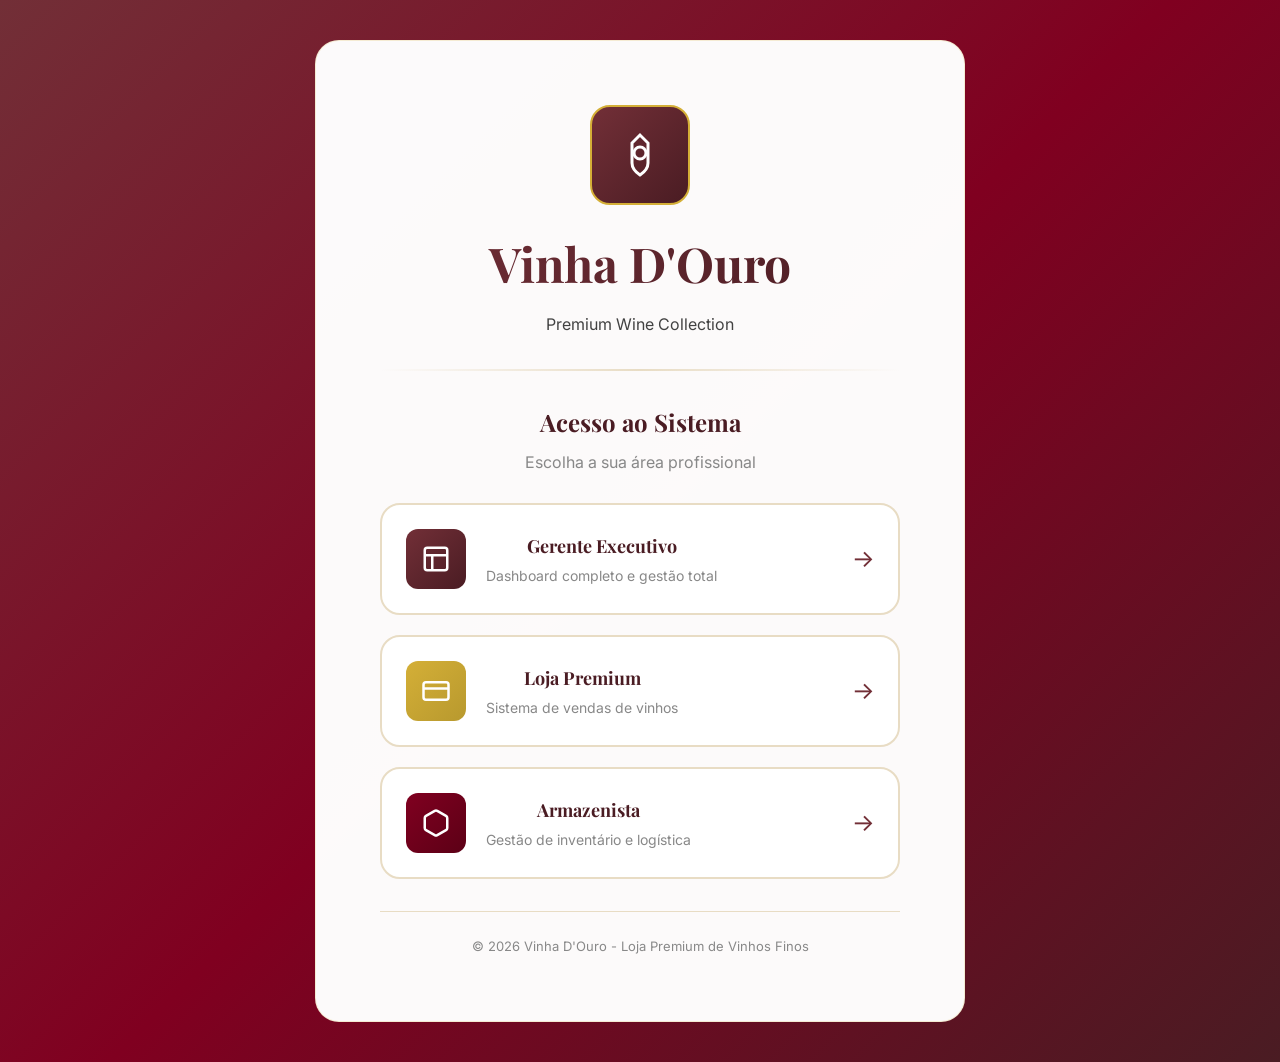
<file: index.html>
<!DOCTYPE html>
<html lang="pt">
<head>
    <meta charset="UTF-8">
    <meta name="viewport" content="width=device-width, initial-scale=1.0">
    <title>Vinha D'Ouro - Login</title>
    <link rel="stylesheet" href="style.css">
</head>
<body>
    <div class="login-container">
        <div class="login-content">
            <div class="brand-icon">
                <svg viewBox="0 0 24 24" fill="none" stroke="currentColor" stroke-width="1.5">
                    <path d="M12 2L8 6v10c0 2 1 4 4 6 3-2 4-4 4-6V6l-4-4z"/>
                    <circle cx="12" cy="11" r="3"/>
                </svg>
            </div>
            <h1 class="brand-name">Vinha D'Ouro</h1>
            <p class="brand-tagline">Premium Wine Collection</p>
            
            <div class="login-divider"></div>
            
            <h2 class="section-title">Acesso ao Sistema</h2>
            <p class="section-subtitle">Escolha a sua área profissional</p>
            
            <div class="role-cards">
                <a href="gerente.html" class="role-card">
                    <div class="role-card-icon gerente-gradient">
                        <svg viewBox="0 0 24 24" fill="none" stroke="currentColor" stroke-width="2">
                            <rect x="3" y="3" width="18" height="18" rx="2"/>
                            <path d="M3 9h18M9 21V9"/>
                        </svg>
                    </div>
                    <div class="role-card-text">
                        <h3>Gerente Executivo</h3>
                        <p>Dashboard completo e gestão total</p>
                    </div>
                    <div class="role-card-arrow">→</div>
                </a>
                
                <a href="loja.html" class="role-card">
                    <div class="role-card-icon funcionario-gradient">
                        <svg viewBox="0 0 24 24" fill="none" stroke="currentColor" stroke-width="2">
                            <rect x="2" y="5" width="20" height="14" rx="2"/>
                            <path d="M2 10h20"/>
                        </svg>
                    </div>
                    <div class="role-card-text">
                        <h3>Loja Premium</h3>
                        <p>Sistema de vendas de vinhos</p>
                    </div>
                    <div class="role-card-arrow">→</div>
                </a>
                
                <a href="stock.html" class="role-card">
                    <div class="role-card-icon armazenista-gradient">
                        <svg viewBox="0 0 24 24" fill="none" stroke="currentColor" stroke-width="2">
                            <path d="M21 16V8a2 2 0 0 0-1-1.73l-7-4a2 2 0 0 0-2 0l-7 4A2 2 0 0 0 3 8v8a2 2 0 0 0 1 1.73l7 4a2 2 0 0 0 2 0l7-4A2 2 0 0 0 21 16z"/>
                        </svg>
                    </div>
                    <div class="role-card-text">
                        <h3>Armazenista</h3>
                        <p>Gestão de inventário e logística</p>
                    </div>
                    <div class="role-card-arrow">→</div>
                </a>
            </div>
            
            <div class="login-footer">
                <p>© 2026 Vinha D'Ouro - Loja Premium de Vinhos Finos</p>
            </div>
        </div>
    </div>
</body>
</html>
</file>
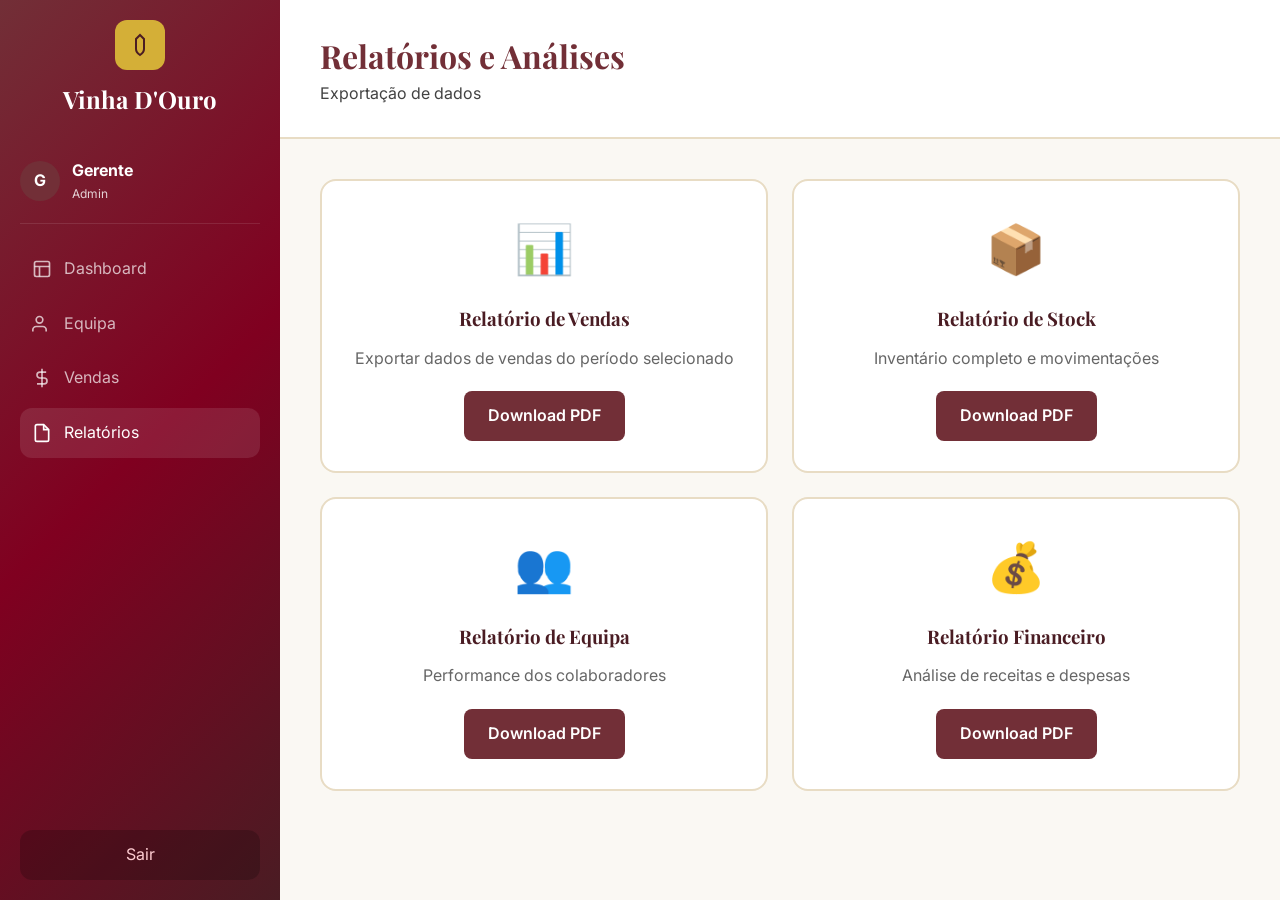
<file: gerente-relatorios.html>
<!DOCTYPE html>
<html lang="pt">
<head>
    <meta charset="UTF-8">
    <meta name="viewport" content="width=device-width, initial-scale=1.0">
    <title>Vinha D'Ouro - Relatórios</title>
    <link rel="stylesheet" href="style.css">
</head>
<body>
    <div class="app-layout">
        <aside class="sidebar">
            <div class="sidebar-header">
                <div class="sidebar-logo">
                    <svg viewBox="0 0 24 24" fill="none" stroke="currentColor" stroke-width="2">
                        <path d="M12 2L8 6v10c0 2 1 4 4 6 3-2 4-4 4-6V6l-4-4z"/>
                    </svg>
                </div>
                <h2>Vinha D'Ouro</h2>
            </div>
             <div class="sidebar-user">
                <div class="user-avatar" style="background:  #722f37;">G</div>
                <div>
                    <p style="font-weight: bold;">Gerente</p>
                    <p style="font-size: 12px; opacity: 0.8;">Admin</p>
                </div>
            </div>
            <nav class="sidebar-nav">
                <a href="gerente.html" class="nav-item">
                    <svg viewBox="0 0 24 24" fill="none" stroke="currentColor" stroke-width="2">
                        <rect x="3" y="3" width="18" height="18" rx="2"/>
                        <path d="M3 9h18M9 21V9"/>
                    </svg>
                    <span>Dashboard</span>
                </a>
                <a href="gerente-equipa.html" class="nav-item">
                    <svg viewBox="0 0 24 24" fill="none" stroke="currentColor" stroke-width="2"><path d="M17 21v-2a4 4 0 0 0-4-4H5a4 4 0 0 0-4 4v2"/><circle cx="9" cy="7" r="4"/></svg>
                    <span>Equipa</span>
                </a>
                <a href="gerente-vendas.html" class="nav-item">
                    <svg viewBox="0 0 24 24" fill="none" stroke="currentColor" stroke-width="2"><line x1="12" y1="1" x2="12" y2="23"/><path d="M17 5H9.5a3.5 3.5 0 0 0 0 7h5a3.5 3.5 0 0 1 0 7H6"/></svg>
                    <span>Vendas</span>
                </a>
                <a href="gerente-relatorios.html" class="nav-item active">
                    <svg viewBox="0 0 24 24" fill="none" stroke="currentColor" stroke-width="2"><path d="M14 2H6a2 2 0 0 0-2 2v16a2 2 0 0 0 2 2h12a2 2 0 0 0 2-2V8z"/><polyline points="14 2 14 8 20 8"/></svg>
                    <span>Relatórios</span>
                </a>
            </nav>
            <a href="index.html" class="logout-btn">Sair</a>
        </aside>
        <main class="main-content">
            <header class="page-header">
                <div>
                    <h1 class="page-title">Relatórios e Análises</h1>
                    <p class="page-subtitle">Exportação de dados</p>
                </div>
            </header>
            <div class="reports-grid">
                <div class="report-card">
                    <div class="report-icon">📊</div>
                    <h3>Relatório de Vendas</h3>
                    <p>Exportar dados de vendas do período selecionado</p>
                    <a href="#" class="btn-download">Download PDF</a>
                </div>
                <div class="report-card">
                    <div class="report-icon">📦</div>
                    <h3>Relatório de Stock</h3>
                    <p>Inventário completo e movimentações</p>
                    <a href="#" class="btn-download">Download PDF</a>
                </div>
                <div class="report-card">
                    <div class="report-icon">👥</div>
                    <h3>Relatório de Equipa</h3>
                    <p>Performance dos colaboradores</p>
                    <a href="#" class="btn-download">Download PDF</a>
                </div>
                <div class="report-card">
                    <div class="report-icon">💰</div>
                    <h3>Relatório Financeiro</h3>
                    <p>Análise de receitas e despesas</p>
                    <a href="#" class="btn-download">Download PDF</a>
                </div>
            </div>
        </main>
    </div>
</body>
</html>
</file>
<file: style.css>
@import url('https://fonts.googleapis.com/css2?family=Playfair+Display:wght@400;500;600;700;800;900&family=Inter:wght@300;400;500;600;700;800&display=swap');

* { margin: 0; padding: 0; box-sizing: border-box; }

:root {
    --wine-primary: #722f37;
    --wine-dark: #4a1c23;
    --wine-medium: #8b3a47;
    --gold: #d4af37;
    --cream: #faf8f3;
    --beige: #f5f1e8;
    --tan:  #e8dcc4;
    --gradient-wine: linear-gradient(135deg, #722f37 0%, #4a1c23 100%);
    --gradient-gold:  linear-gradient(135deg, #d4af37 0%, #b8992e 100%);
    --gradient-burgundy: linear-gradient(135deg, #800020 0%, #5c0016 100%);
    --gradient-elegant: linear-gradient(135deg, #722f37 0%, #800020 50%, #4a1c23 100%);
}

body {
    font-family: 'Inter', sans-serif;
    background:  var(--cream);
    color: #424242;
    line-height:  1.6;
}

h1, h2, h3 { font-family: 'Playfair Display', serif; }
a { text-decoration: none; color: inherit; }

/* === LOGIN === */
.login-container {
    min-height: 100vh;
    display: flex;
    align-items: center;
    justify-content: center;
    background: var(--gradient-elegant);
    padding: 40px;
}

.login-content {
    background: rgba(255, 255, 255, 0.98);
    border-radius: 24px;
    padding: 64px;
    width: 100%;
    max-width: 650px;
    text-align: center;
    border: 1px solid rgba(212, 175, 55, 0.2);
}

.brand-icon {
    width: 100px; height: 100px;
    background: var(--gradient-wine);
    border-radius: 20px;
    margin: 0 auto 20px;
    display: flex; align-items: center; justify-content: center;
    color: white; border: 2px solid var(--gold);
}
.brand-icon svg { width: 48px; height: 48px; }

.brand-name {
    font-size: 48px;
    background: var(--gradient-wine);
    -webkit-background-clip: text;
    -webkit-text-fill-color: transparent;
    margin-bottom: 10px;
}

.login-divider {
    height: 2px;
    background: linear-gradient(90deg, transparent, var(--tan), transparent);
    margin: 32px 0;
}

.section-title {
    font-size: 24px;
    color: var(--wine-dark);
    margin-bottom: 8px;
}

.section-subtitle {
    color: #888;
    margin-bottom: 28px;
}

.role-cards { display: flex; flex-direction: column; gap: 20px; }

.role-card {
    background: white;
    border:  2px solid var(--tan);
    border-radius: 20px;
    padding: 24px;
    display: flex;
    align-items: center;
    gap: 20px;
    cursor: pointer;
    transition: all 0.3s ease;
}

.role-card:hover { border-color: var(--wine-primary); transform: translateY(-4px); }

.role-card-icon {
    width: 60px; height: 60px;
    border-radius: 12px;
    display: flex; align-items: center; justify-content: center;
    color: white;
}
.role-card-icon svg { width: 30px; height: 30px; }

.gerente-gradient { background: var(--gradient-wine); }
.funcionario-gradient { background: var(--gradient-gold); }
.armazenista-gradient { background:  var(--gradient-burgundy); }

.role-card h3 {
    font-size: 18px;
    color: var(--wine-dark);
    margin-bottom: 4px;
}

.role-card p {
    font-size: 14px;
    color: #888;
}

.role-card-arrow {
    font-size: 24px;
    color: var(--wine-primary);
    margin-left: auto;
}

.login-footer {
    margin-top: 32px;
    padding-top:  24px;
    border-top: 1px solid var(--tan);
    color: #888;
    font-size: 13px;
}

/* === LAYOUT === */
.app-layout { display: flex; min-height: 100vh; }

.sidebar {
    width: 280px;
    background: var(--gradient-elegant);
    color: white;
    display: flex; flex-direction: column;
    position: fixed; height: 100vh;
    padding: 20px;
}

.sidebar-header { text-align: center; margin-bottom: 40px; }
.sidebar-logo { 
    width: 50px; height: 50px; background: var(--gold); 
    border-radius: 12px; margin:  0 auto 10px; 
    display: flex; align-items: center; justify-content:  center; color: var(--wine-dark);
}
.sidebar-logo svg { width: 24px; height: 24px; }

.sidebar-user {
    display: flex; gap: 12px; align-items: center;
    padding-bottom: 20px; border-bottom: 1px solid rgba(255,255,255,0.1);
    margin-bottom: 20px;
}
.user-avatar {
    width: 40px; height: 40px; border-radius: 50%;
    background: rgba(255,255,255,0.2);
    display: flex; align-items: center; justify-content:  center;
    font-weight: bold;
}

.nav-item {
    display: flex; gap: 12px; align-items: center;
    padding: 12px; color: rgba(255,255,255,0.7);
    border-radius: 12px; margin-bottom: 5px;
}
.nav-item:hover, .nav-item.active {
    background: rgba(255,255,255,0.1); color: white;
}
.nav-item svg { width: 20px; height: 20px; }

.logout-btn {
    margin-top: auto;
    display: flex; gap: 10px; align-items: center; justify-content: center;
    padding: 12px; background: rgba(0,0,0,0.2);
    color: #ffcdd2; border-radius: 12px;
}

.main-content { margin-left: 280px; flex: 1; padding: 0; }

.page-header {
    background: white; padding: 30px 40px;
    border-bottom:  2px solid var(--tan);
    display: flex; justify-content: space-between; align-items: center;
}
.page-title { font-size: 32px; color: var(--wine-primary); }

/* === POS LAYOUT === */
.pos-layout { 
    display: grid; 
    grid-template-columns: 1fr 350px; 
    gap: 30px; 
    padding: 30px 40px; 
}

.products-panel, .cart-panel { 
    background: white; 
    border-radius: 20px; 
    border: 2px solid var(--tan); 
    overflow: hidden; 
}

.products-panel {
    display: flex;
    flex-direction: column;
}

.category-selector { 
    display: flex; 
    gap:  10px; 
    padding: 20px; 
    overflow-x: auto; 
}

.category-btn { 
    padding: 8px 16px; 
    border: 1px solid var(--tan); 
    border-radius: 8px; 
    background: white; 
    cursor: pointer; 
}
.category-btn.active { 
    background: var(--wine-primary); 
    color: white; 
    border-color: var(--wine-primary); 
}

.products-grid {
    padding: 20px;
    display: grid; 
    grid-template-columns: repeat(auto-fill, minmax(200px, 1fr)); 
    gap: 20px;
}

.product-card {
    border: 2px solid var(--tan); 
    border-radius: 16px; 
    padding: 15px;
    transition: all 0.3s ease;
}
.product-card:hover { 
    border-color: var(--wine-primary); 
    transform: translateY(-2px); 
}
.product-image {
    height: 120px; 
    background: var(--beige); 
    border-radius: 12px;
    display: flex; 
    align-items: center; 
    justify-content: center; 
    font-size: 40px; 
    margin-bottom: 10px;
}
.product-price { 
    font-size: 20px; 
    color: var(--gold); 
    font-weight: 800; 
}
.btn-add {
    width: 100%; 
    padding: 10px; 
    margin-top: 10px;
    background: var(--wine-primary); 
    color: white; 
    border: none; 
    border-radius:  8px; 
    cursor: pointer;
}

/* Dashboard Cards */
.dashboard-grid { 
    display: grid; 
    grid-template-columns:  repeat(3, 1fr); 
    gap: 20px; 
    padding: 30px 40px; 
}
.kpi-card { 
    background: white; 
    padding: 25px; 
    border-radius: 20px; 
    border: 2px solid var(--tan); 
}
.kpi-label {
    color: var(--wine-primary);
    font-size: 14px;
    margin-bottom:  12px;
    font-weight: 600;
}
.kpi-value { 
    font-size: 36px; 
    font-weight: 900; 
    color: var(--wine-dark); 
    font-family: 'Playfair Display'; 
}
.kpi-trend.positive {
    color: #2e7d32;
    font-size: 13px;
    font-weight: 600;
}
.kpi-trend.negative {
    color: #c62828;
    font-size: 13px;
    font-weight: 600;
}
.kpi-meta {
    color: #666;
    font-size: 13px;
}

/* Tabelas */
.data-table-container { 
    margin:  30px 40px; 
    background: white; 
    border-radius: 20px; 
    border: 2px solid var(--tan); 
    overflow: hidden; 
}
.table-header {
    padding: 20px;
    border-bottom: 2px solid var(--tan);
    background: var(--beige);
}
.table-header h3 {
    color: var(--wine-dark);
    font-size: 22px;
}
.table-subtitle {
    font-size: 14px;
    color: #888;
    margin-top: 4px;
}
.data-table { 
    width: 100%; 
    border-collapse: collapse; 
}
.data-table th { 
    background: var(--beige); 
    padding: 15px; 
    text-align: left; 
    font-size: 12px; 
    text-transform: uppercase; 
    color: var(--wine-medium); 
}
.data-table td { 
    padding: 15px; 
    border-bottom: 1px solid var(--tan); 
}
.data-table code {
    background: var(--beige);
    padding: 4px 8px;
    border-radius: 6px;
    font-size:  12px;
    color: var(--wine-dark);
    font-weight: 600;
}
.price-col {
    color: var(--gold);
    font-weight: 800;
    font-size: 16px;
    font-family: 'Playfair Display', serif;
}
.status-success {
    color: #2e7d32;
    font-weight: 600;
}
.status-pending {
    color: #f57c00;
    font-weight: 600;
}
.status-warning {
    background: #fff3e0;
    color: #f57c00;
    padding: 4px 10px;
    border-radius:  12px;
    font-size:  12px;
    font-weight: 600;
}

/* Reports */
.reports-grid {
    display: grid;
    grid-template-columns:  repeat(2, 1fr);
    gap: 24px;
    padding: 40px;
}
.report-card {
    background: white;
    padding: 30px;
    border-radius: 16px;
    border: 2px solid var(--tan);
    text-align: center;
}
.report-card:hover {
    border-color: var(--wine-primary);
    transform: translateY(-4px);
}
.report-icon {
    font-size: 48px;
    margin-bottom: 16px;
}
.report-card h3 {
    color:  var(--wine-dark);
    margin-bottom: 12px;
}
.report-card p {
    color: #666;
    margin-bottom: 20px;
}
.btn-download {
    display: inline-block;
    padding: 12px 24px;
    background: var(--wine-primary);
    color: white;
    border-radius: 8px;
    font-weight: 600;
}
</file>
